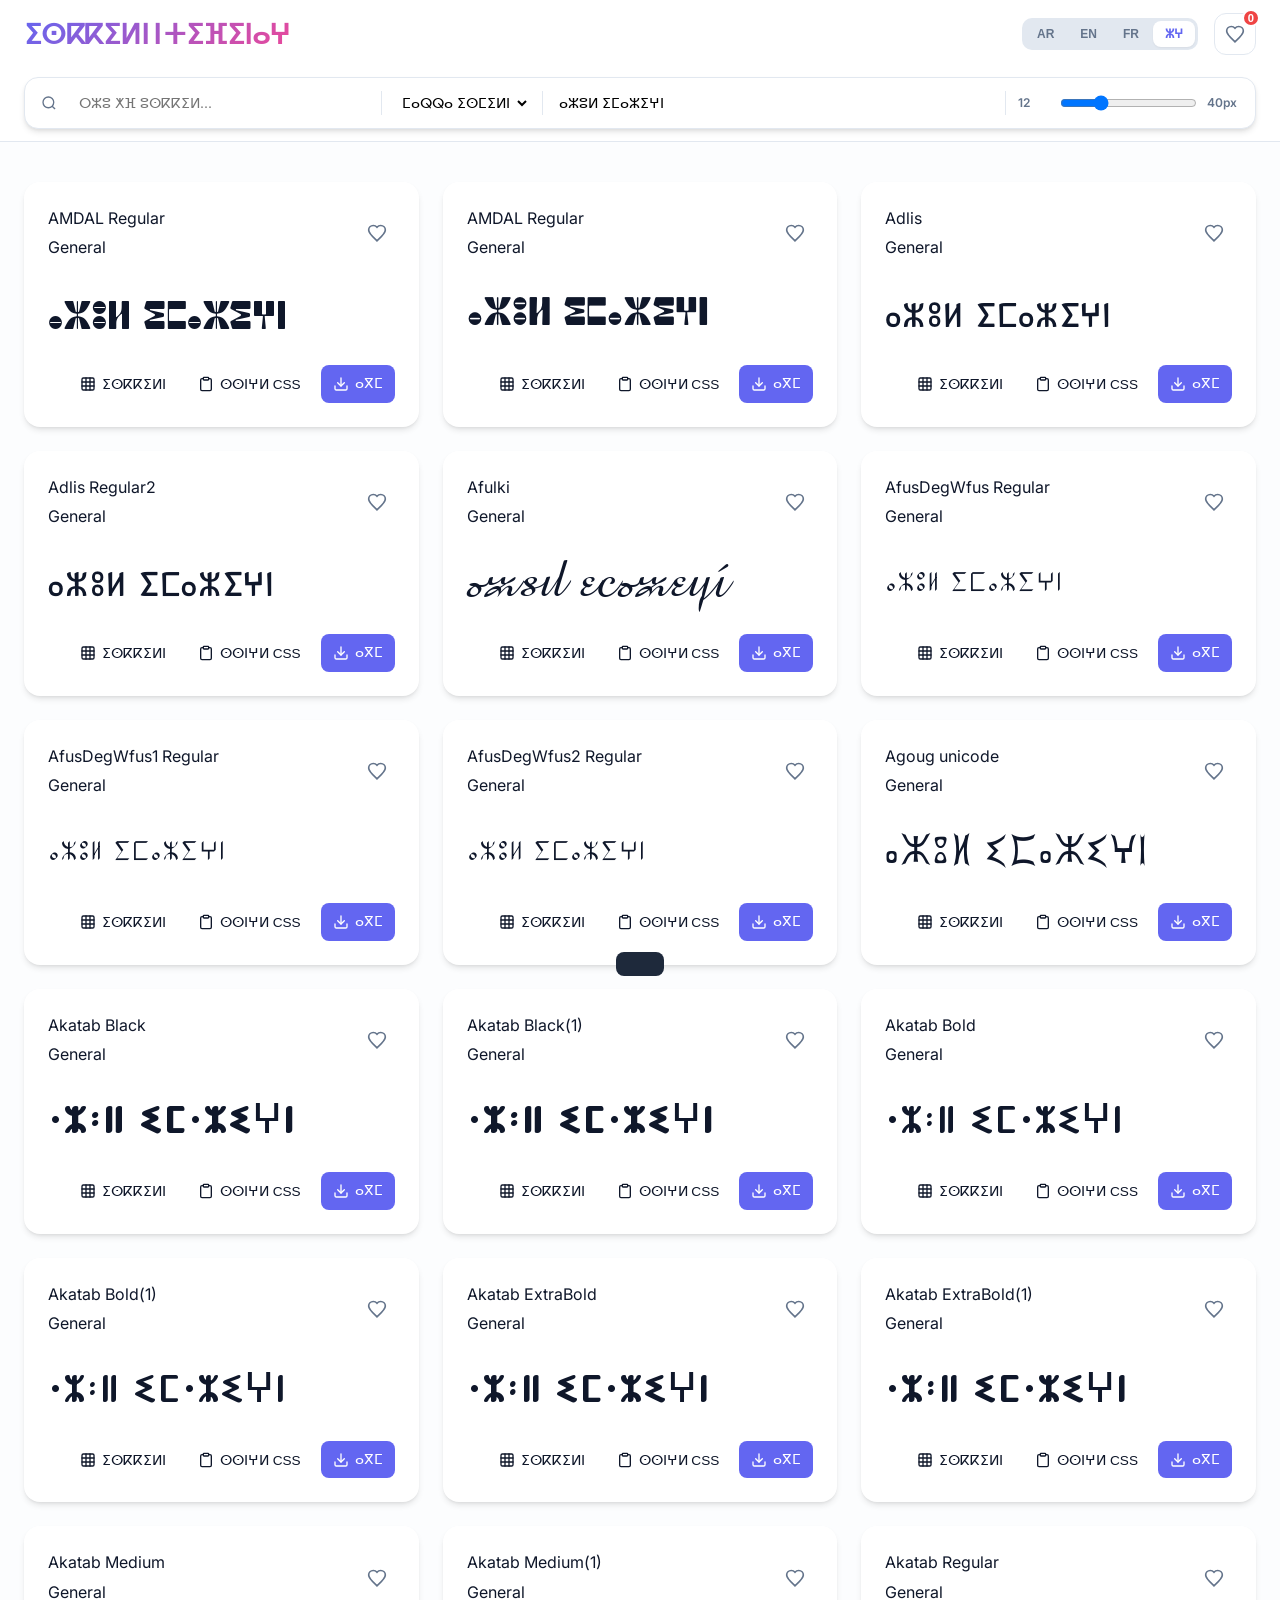
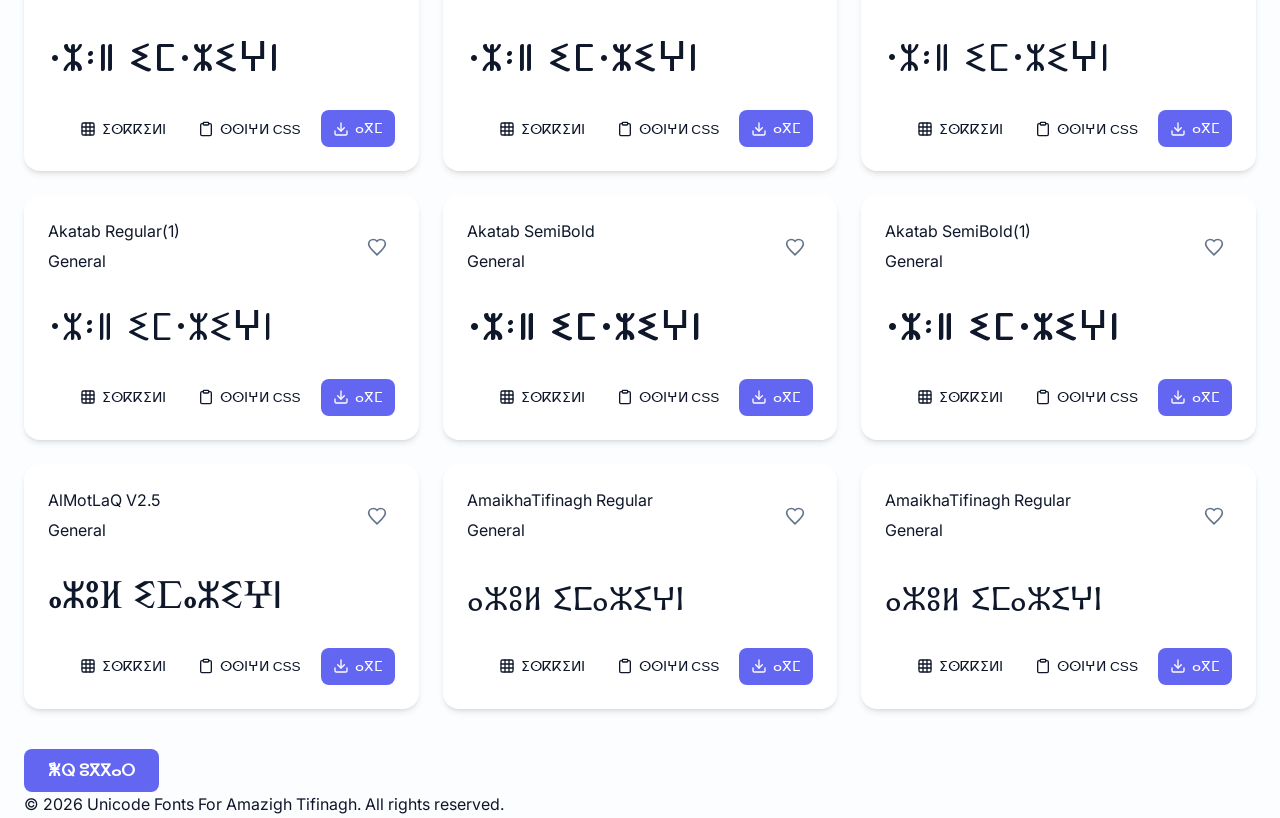
<file: index.html>
<!DOCTYPE html>
<html lang="zgh" dir="ltr">

<head>
    <meta charset="UTF-8">
    <meta name="viewport" content="width=device-width, initial-scale=1.0">
    <title>Tifinagh Fonts - Discover and Download Amazigh Unicode Fonts</title>
    
    <!-- SEO Meta Tags -->
    <meta name="description" content="A comprehensive collection of Amazigh Tifinagh Unicode fonts. Preview, save favorites, and download high-quality fonts for designers and developers.">
    <meta name="keywords" content="Tifinagh Fonts, Amazigh Fonts, Berber Fonts, Unicode Tifinagh, Tamazight, Download Tifinagh, Font Preview, Ircam Fonts">
    <meta name="author" content="Anamek Organisation">
    <link rel="canonical" href="https://anamekorganisation.github.io/Amazigh-Fonts/">

    <!-- Open Graph / Facebook -->
    <meta property="og:type" content="website">
    <meta property="og:url" content="https://anamekorganisation.github.io/Amazigh-Fonts/">
    <meta property="og:title" content="Tifinagh Fonts - Discover and Download Amazigh Unicode Fonts">
    <meta property="og:description" content="Explore a modern collection of Tifinagh fonts. Preview styles, copy CSS, and find the perfect font for your Amazigh project.">
    <meta property="og:image" content="https://anamekorganisation.github.io/Amazigh-Fonts/og-image.jpg">

    <!-- Twitter -->
    <meta property="twitter:card" content="summary_large_image">
    <meta property="twitter:url" content="https://anamekorganisation.github.io/Amazigh-Fonts/">
    <meta property="twitter:title" content="Tifinagh Fonts - Discover and Download Amazigh Unicode Fonts">
    <meta property="twitter:description" content="Explore a modern collection of Tifinagh fonts. Preview styles, copy CSS, and find the perfect font for your Amazigh project.">
    <meta property="twitter:image" content="https://anamekorganisation.github.io/Amazigh-Fonts/og-image.jpg">
<meta name="google-site-verification" content="dhQRbVqHW7SckBGRbSVppvv3S_GMUigQgQp38h6lRa8" />
    <!-- Structured Data (JSON-LD) -->
    <script type="application/ld+json">
    {
      "@context": "https://schema.org",
      "@type": "WebApplication",
      "name": "Tifinagh Fonts Explorer",
      "description": "A comprehensive digital library for Amazigh Tifinagh fonts.",
      "url": "https://anamekorganisation.github.io/Amazigh-Fonts/",
      "applicationCategory": "DesignTool",
      "operatingSystem": "All",
      "publisher": {
        "@type": "Organization",
        "name": "Anamek Organisation",
        "url": "https://github.com/AnamekOrganisation"
      },
      "offers": {
        "@type": "Offer",
        "price": "0",
        "priceCurrency": "USD"
      }
    }
    </script>

    <link rel="stylesheet" href="style.css">
    <link
        href="https://fonts.googleapis.com/css2?family=Inter:wght@400;500;600;700&family=Outfit:wght@400;600;700&display=swap"
        rel="stylesheet">
</head>

<body>
    <header class="main-header">
        <div class="header-inner container">
            <div class="header-top">
                <div class="logo-brand">
                    <h1 data-i18n="title">ⵉⵙⴽⴽⵉⵍⵏ ⵏ ⵜⴼⵉⵏⴰⵖ</h1>
                </div>
                
                <div class="header-actions">
                    <div class="lang-switcher">
                        <button class="lang-btn" data-lang="ar">AR</button>
                        <button class="lang-btn" data-lang="en">EN</button>
                        <button class="lang-btn" data-lang="fr">FR</button>
                        <button class="lang-btn" data-lang="zgh">ⵣⵖ</button>
                    </div>
                    
                    <button id="toggleFavsBtn" class="btn-fav-toggle" data-i18n-title="showFavorites">
                        <svg viewBox="0 0 24 24"><path d="M12 21.35l-1.45-1.32C5.4 15.36 2 12.28 2 8.5 2 5.42 4.42 3 7.5 3c1.74 0 3.41.81 4.5 2.09C13.09 3.81 14.76 3 16.5 3 19.58 3 22 5.42 22 8.5c0 3.78-3.4 6.86-8.55 11.54L12 21.35z"/></svg>
                        <span id="favCount" class="badge">0</span>
                    </button>
                </div>
            </div>

            <div class="toolbar shadow-sm">
                <div class="toolbar-search">
                    <svg class="icon" viewBox="0 0 24 24" fill="none" stroke="currentColor" stroke-width="2"><circle cx="11" cy="11" r="8"></circle><line x1="21" y1="21" x2="16.65" y2="16.65"></line></svg>
                    <input type="text" id="fontSearch" data-i18n-placeholder="searchPlaceholder" placeholder="Search fonts...">
                </div>

                <div class="toolbar-divider"></div>

                <div class="toolbar-category">
                    <select id="categoryFilter">
                        <option value="all" data-i18n="allCategories">Categories</option>
                    </select>
                </div>

                <div class="toolbar-divider"></div>

                <div class="toolbar-preview">
                    <input type="text" id="previewTextInput" data-i18n-placeholder="previewPlaceholder" placeholder="Type something..." value="ⴰⵣⵓⵍ ⵉⵎⴰⵣⵉⵖⵏ">
                </div>

                <div class="toolbar-divider"></div>

                <div class="toolbar-size">
                    <span class="size-label">12</span>
                    <input type="range" id="fontSizeRange" min="12" max="120" value="40">
                    <span id="fontSizeValue" class="size-value">40px</span>
                </div>
            </div>
        </div>
    </header>

    <main class="container">
        <div id="fontsGrid" class="fonts-grid">
            <!-- Font cards will be injected here -->
            <div class="loading" data-i18n="loading">loading...</div>
        </div>
        
        <div id="loadMoreContainer" class="load-more-container" style="display: none;">
            <button id="loadMoreBtn" class="btn-primary" data-i18n="loadMore">load more</button>
        </div>
    </main>

    <!-- Modal for Character Map -->
    <div id="charMapModal" class="modal">
        <div class="modal-content">
            <div class="modal-header">
                <h2 id="modalFontName">Character Map</h2>
                <button class="close-modal">&times;</button>
            </div>
            <div class="modal-body">
                <div id="charGrid" class="char-grid"></div>
            </div>
        </div>
    </div>

    <!-- Notification Toast -->
    <div id="toast" class="toast"></div>

    <footer class="main-footer">
        <div class="container">
            <p data-i18n="footerText">&copy; 2026 Unicode Fonts For Amazigh Tifinagh. All rights reserved..</p>
        </div>
    </footer>

    <button id="backToTop" class="btn-top" title="Back to top">
        <svg viewBox="0 0 24 24"><path d="M7 14l5-5 5 5H7z"/></svg>
    </button>

    <script src="script.js"></script>
</body>

</html>
</file>
<file: style.css>
:root {
    --primary: #6366f1;
    --primary-color: #6366f1;
    --primary-hover: #4f46e5;
    --accent: #ec4899;
    --bg-main: #fcfdfe;
    --card-bg: #ffffff;
    --text-main: #0f172a;
    --text-muted: #64748b;
    --border: #e2e8f0;
    --header-bg: rgba(255, 255, 255, 0.85);
    --shadow-sm: 0 1px 2px 0 rgb(0 0 0 / 0.05);
    --shadow: 0 4px 6px -1px rgb(0 0 0 / 0.1), 0 2px 4px -2px rgb(0 0 0 / 0.1);
    --shadow-lg: 0 10px 15px -3px rgb(0 0 0 / 0.1), 0 4px 6px -4px rgb(0 0 0 / 0.1);
    --radius: 16px;
    --radius-sm: 8px;
}

@media (prefers-color-scheme: dark) {
    :root {
        --bg-main: #020617;
        --card-bg: #0f172a;
        --text-main: #f1f5f9;
        --text-muted: #94a3b8;
        --border: #1e293b;
        --header-bg: rgba(2, 6, 23, 0.85);
    }
}

* {
    margin: 0;
    padding: 0;
    box-sizing: border-box;
}

body {
    font-family: 'Inter', -apple-system, sans-serif;
    background-color: var(--bg-main);
    color: var(--text-main);
    line-height: 1.6;
    -webkit-font-smoothing: antialiased;
}

.container {
    max-width: 1280px;
    margin: 0 auto;
    padding: 0 24px;
}

/* --- Modern Header --- */
.main-header {
    background-color: var(--header-bg);
    backdrop-filter: blur(12px) saturate(180%);
    -webkit-backdrop-filter: blur(12px) saturate(180%);
    border-bottom: 1px solid var(--border);
    position: sticky;
    top: 0;
    z-index: 1000;
    padding: 12px 0;
}

.header-top {
    display: flex;
    justify-content: space-between;
    align-items: center;
    margin-bottom: 20px;
}

.logo-brand h1 {
    font-family: 'Outfit', sans-serif;
    font-size: 1.75rem;
    font-weight: 800;
    letter-spacing: -0.02em;
    background: linear-gradient(135deg, var(--primary), var(--accent));
    -webkit-background-clip: text;
    background-clip: text;
    -webkit-text-fill-color: transparent;
}

.logo-brand p {
    font-size: 0.8rem;
    color: var(--text-muted);
    font-weight: 500;
    margin-top: -2px;
}

.header-actions {
    display: flex;
    align-items: center;
    gap: 16px;
}

.lang-switcher {
    display: flex;
    background: var(--border);
    padding: 3px;
    border-radius: 10px;
    gap: 2px;
}

.lang-btn {
    border: none;
    background: transparent;
    color: var(--text-muted);
    padding: 6px 12px;
    border-radius: 8px;
    font-size: 0.75rem;
    font-weight: 600;
    cursor: pointer;
    transition: all 0.2s cubic-bezier(0.4, 0, 0.2, 1);
}

.lang-btn:hover {
    color: var(--text-main);
}

.lang-btn.active {
    background: var(--card-bg);
    color: var(--primary);
    box-shadow: var(--shadow-sm);
}

.btn-fav-toggle {
    background: var(--card-bg);
    border: 1px solid var(--border);
    width: 42px;
    height: 42px;
    border-radius: 12px;
    display: flex;
    align-items: center;
    justify-content: center;
    position: relative;
    cursor: pointer;
    transition: all 0.2s;
    color: var(--text-muted);
}

.btn-fav-toggle svg {
    width: 20px;
    height: 20px;
    fill: none;
    stroke: currentColor;
    stroke-width: 2;
}

.btn-fav-toggle:hover {
    border-color: #fca5a5;
    color: #ef4444;
    transform: translateY(-1px);
}

.btn-fav-toggle.active {
    background: #fef2f2;
    border-color: #fca5a5;
    color: #ef4444;
}

.btn-fav-toggle.active svg {
    fill: currentColor;
}

.badge {
    position: absolute;
    top: -5px;
    right: -5px;
    background: #ef4444;
    color: white;
    font-size: 0.7rem;
    font-weight: 700;
    min-width: 18px;
    height: 18px;
    padding: 0 4px;
    border-radius: 9px;
    display: flex;
    align-items: center;
    justify-content: center;
    border: 2px solid var(--card-bg);
}

/* --- Toolbar (Controls) --- */
.toolbar {
    background: var(--card-bg);
    border: 1px solid var(--border);
    border-radius: 14px;
    padding: 8px 16px;
    display: flex;
    align-items: center;
    gap: 12px;
    box-shadow: var(--shadow);
}

.toolbar > div {
    display: flex;
    align-items: center;
    gap: 10px;
}

.toolbar-divider {
    width: 1px;
    height: 24px;
    background: var(--border);
    flex-shrink: 0;
}

.toolbar-search {
    flex: 1.5;
    min-width: 180px;
}

.toolbar-preview {
    flex: 2;
    min-width: 250px;
}

.toolbar-search .icon {
    width: 18px;
    color: var(--text-muted);
}

.toolbar input, .toolbar select {
    border: none !important;
    background: transparent !important;
    padding: 8px 4px;
    font-size: 0.9rem;
    font-weight: 500;
    width: 100%;
    outline: none;
}

.toolbar select {
    cursor: pointer;
    min-width: 120px;
}

.toolbar-size {
    display: flex;
    align-items: center;
    gap: 12px;
    min-width: 180px;
}

.toolbar-size input[type="range"] {
    flex: 1;
    cursor: pointer;
}

.size-label, .size-value {
    font-size: 0.75rem;
    color: var(--text-muted);
    font-weight: 600;
    min-width: 32px;
}

/* Grid & Cards */
.fonts-grid {
    display: grid;
    grid-template-columns: repeat(auto-fill, minmax(350px, 1fr));
    gap: 24px;
    padding: 40px 0;
}

.font-card {
    background-color: var(--card-bg);
    border: 1px solid var(--border-color);
    border-radius: var(--radius);
    padding: 24px;
    display: flex;
    flex-direction: column;
    gap: 20px;
    transition: transform 0.2s, box-shadow 0.2s;
    box-shadow: var(--shadow);
}

.font-card:hover {
    transform: translateY(-4px);
    box-shadow: 0 10px 15px -3px rgb(0 0 0 / 0.1);
}

/* Font Info & Favorites */
.font-info {
    display: flex;
    justify-content: space-between;
    align-items: center;
}

.font-meta {
    display: flex;
    flex-direction: column;
    gap: 4px;
}

.btn-fav {
    background: none;
    border: none;
    cursor: pointer;
    color: var(--text-muted);
    transition: transform 0.2s, color 0.2s;
    padding: 8px;
    display: flex;
    align-items: center;
    justify-content: center;
}

.btn-fav:hover {
    transform: scale(1.2);
    color: #ef4444;
}

.btn-fav.active {
    color: #ef4444;
}

.btn-fav svg {
    width: 20px;
    height: 20px;
    fill: none;
    stroke: currentColor;
    stroke-width: 2;
}

.btn-fav.active svg {
    fill: currentColor;
}

.font-actions {
    display: flex;
    justify-content: flex-end;
    gap: 8px;
    margin-top: auto;
}

.btn-action {
    display: inline-flex;
    align-items: center;
    gap: 6px;
    padding: 8px 12px;
    background-color: var(--bg-color);
    color: var(--text-main);
    text-decoration: none;
    border-radius: 8px;
    font-size: 0.85rem;
    font-weight: 500;
    border: 1px solid var(--border-color);
    cursor: pointer;
    transition: all 0.2s;
}

.btn-action:hover {
    border-color: var(--primary-color);
    color: var(--primary-color);
}

.btn-download {
    background-color: var(--primary-color);
    color: white;
    border-color: var(--primary-color);
}

.btn-download:hover {
    background-color: var(--primary-hover);
    color: white;
}

.btn-primary {
    padding: 12px 24px;
    background-color: var(--primary-color);
    color: white;
    border: none;
    border-radius: 8px;
    font-size: 1rem;
    font-weight: 600;
    cursor: pointer;
    transition: background-color 0.2s;
}

.btn-primary:hover {
    background-color: var(--primary-hover);
}

/* Modal Styles */
.modal {
    display: none;
    position: fixed;
    z-index: 1000;
    left: 0;
    top: 0;
    width: 100%;
    height: 100%;
    background-color: rgba(0, 0, 0, 0.5);
    backdrop-filter: blur(4px);
    align-items: center;
    justify-content: center;
}

.modal.active {
    display: flex;
}

.modal-content {
    background-color: var(--card-bg);
    border-radius: var(--radius);
    width: 90%;
    max-width: 800px;
    max-height: 80vh;
    box-shadow: 0 20px 25px -5px rgb(0 0 0 / 0.1);
    display: flex;
    flex-direction: column;
}

.modal-header {
    padding: 20px 24px;
    border-bottom: 1px solid var(--border-color);
    display: flex;
    justify-content: space-between;
    align-items: center;
}

.modal-header h2 {
    font-size: 1.25rem;
    font-weight: 600;
}

.close-modal {
    background: none;
    border: none;
    font-size: 1.5rem;
    cursor: pointer;
    color: var(--text-muted);
}

.modal-body {
    padding: 24px;
    overflow-y: auto;
}

.char-grid {
    display: grid;
    grid-template-columns: repeat(auto-fill, minmax(60px, 1fr));
    gap: 12px;
}

.char-item {
    aspect-ratio: 1;
    display: flex;
    align-items: center;
    justify-content: center;
    background-color: var(--bg-color);
    border: 1px solid var(--border-color);
    border-radius: 8px;
    font-size: 1.5rem;
    transition: transform 0.2s;
}

.char-item:hover {
    transform: scale(1.1);
    border-color: var(--primary-color);
}

/* Toast */
.toast {
    position: fixed;
    bottom: 24px;
    left: 50%;
    transform: translateX(-50%) translateY(100px);
    background-color: #1e293b;
    color: white;
    padding: 12px 24px;
    border-radius: 8px;
    z-index: 2000;
    transition: transform 0.3s ease;
    font-size: 0.95rem;
}

.toast.active {
    transform: translateX(-50%) translateY(0);
}

/* --- Responsive Overrides --- */
@media (max-width: 1024px) {
    .main-header { padding: 10px 0; }
    .toolbar {
        flex-wrap: wrap;
        padding: 12px;
        gap: 8px;
    }
    .toolbar-divider { display: none; }
    .toolbar-search, .toolbar-preview {
        flex: 1 1 calc(50% - 10px);
        min-width: 150px;
        padding-bottom: 8px;
        border-bottom: 1px solid var(--border) !important;
    }
    .toolbar-category, .toolbar-size {
        flex: 1 1 calc(50% - 10px);
        min-width: 150px;
    }
}

@media (max-width: 640px) {
    .header-top {
        flex-direction: column;
        align-items: flex-start;
        gap: 16px;
    }
    .header-actions {
        width: 100%;
        justify-content: space-between;
    }
    .toolbar-search, .toolbar-preview, .toolbar-category, .toolbar-size {
        flex: 1 1 100%;
    }
    .logo-brand h1 { font-size: 1.5rem; }
}

/* Animations & Effects */
@keyframes fadeInUp {
    from { opacity: 0; transform: translateY(20px); }
    to { opacity: 1; transform: translateY(0); }
}

.font-card {
    animation: fadeInUp 0.5s cubic-bezier(0.16, 1, 0.3, 1) both;
}

.btn-top {
    position: fixed;
    bottom: 30px;
    right: 30px;
    width: 44px;
    height: 44px;
    background: var(--primary);
    color: white;
    border: none;
    border-radius: 50%;
    cursor: pointer;
    box-shadow: var(--shadow-lg);
    display: none;
    align-items: center;
    justify-content: center;
    transition: all 0.3s cubic-bezier(0.4, 0, 0.2, 1);
    z-index: 100;
}

.btn-top:hover {
    transform: translateY(-5px);
    background: var(--primary-hover);
}

.btn-top.visible {
    display: flex;
    animation: fadeInUp 0.3s ease;
}

/* RTL Helpers */
[dir="rtl"] .toolbar-search .icon { margin-left: 8px; }
[dir="ltr"] .toolbar-search .icon { margin-right: 8px; }
</file>
